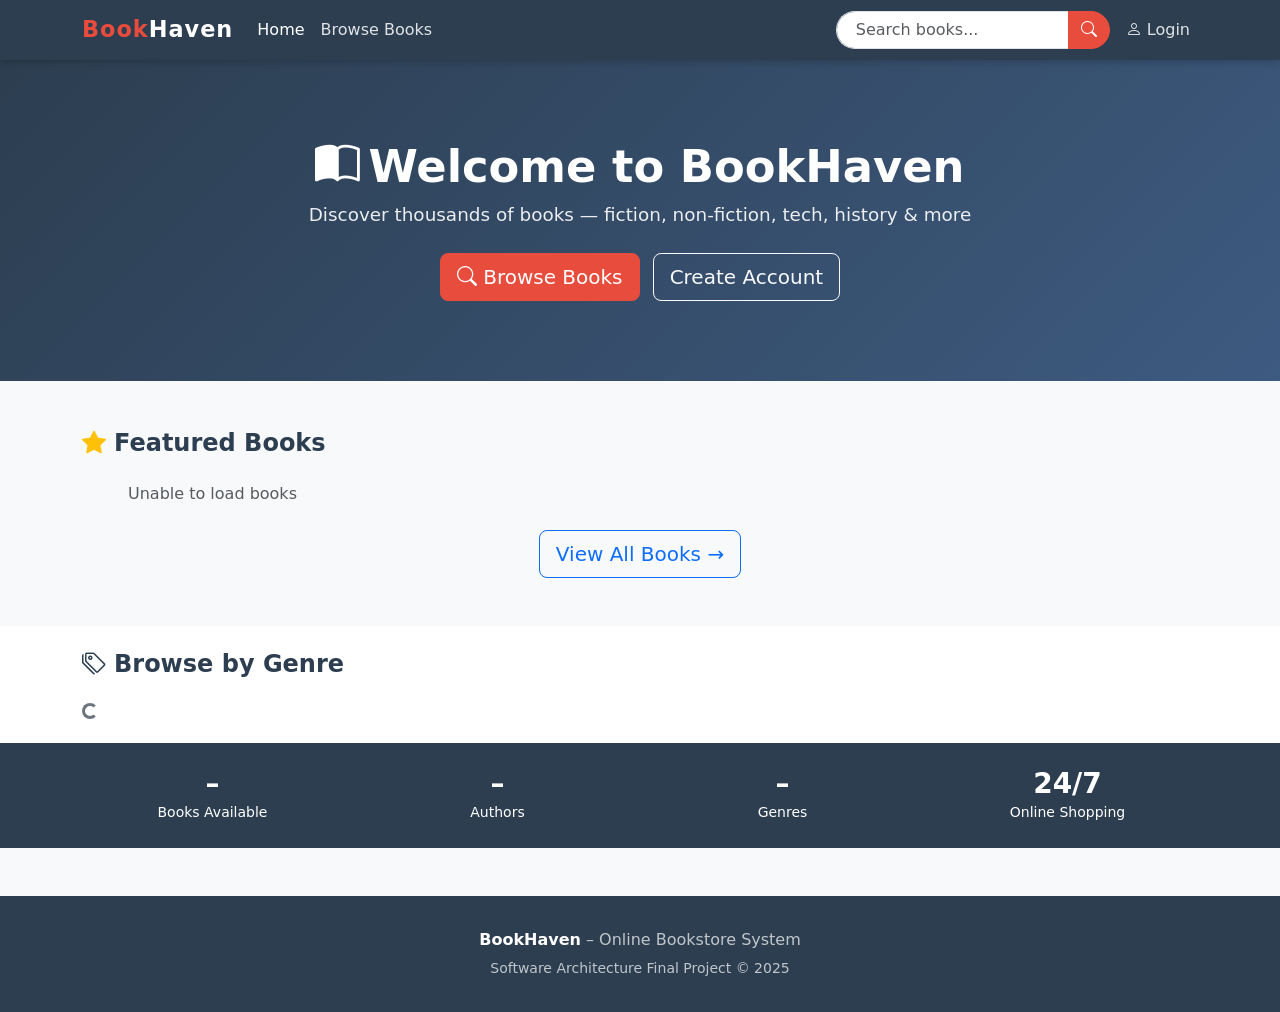
<file: frontend/index.html>
<!DOCTYPE html>
<html lang="en">
<head>
  <meta charset="UTF-8">
  <meta name="viewport" content="width=device-width, initial-scale=1.0">
  <title>BookHaven – Online Bookstore</title>
  <link href="https://cdn.jsdelivr.net/npm/bootstrap@5.3.0/dist/css/bootstrap.min.css" rel="stylesheet">
  <link href="https://cdn.jsdelivr.net/npm/bootstrap-icons@1.11.0/font/bootstrap-icons.css" rel="stylesheet">
  <link href="css/style.css" rel="stylesheet">
</head>
<body>

<!-- Navbar -->
<nav class="navbar navbar-expand-lg navbar-dark">
  <div class="container">
    <a class="navbar-brand" href="index.html"><span>Book</span>Haven</a>
    <button class="navbar-toggler" type="button" data-bs-toggle="collapse" data-bs-target="#navMenu">
      <span class="navbar-toggler-icon"></span>
    </button>
    <div class="collapse navbar-collapse" id="navMenu">
      <ul class="navbar-nav me-auto">
        <li class="nav-item"><a class="nav-link active" href="index.html">Home</a></li>
        <li class="nav-item"><a class="nav-link" href="books.html">Browse Books</a></li>
      </ul>
      <ul class="navbar-nav align-items-center">
        <!-- Search -->
        <li class="nav-item me-2">
          <form class="d-flex search-box" onsubmit="quickSearch(event)">
            <input id="nav-search" class="form-control" type="search" placeholder="Search books...">
            <button class="btn" type="submit"><i class="bi bi-search"></i></button>
          </form>
        </li>
        <!-- Guest -->
        <li class="nav-item" id="guest-links">
          <a class="nav-link" href="login.html"><i class="bi bi-person"></i> Login</a>
        </li>
        <!-- Logged-in -->
        <li class="nav-item dropdown d-none" id="user-links">
          <a class="nav-link dropdown-toggle" href="#" data-bs-toggle="dropdown">
            <i class="bi bi-person-circle"></i> <span id="user-label"></span>
          </a>
          <ul class="dropdown-menu dropdown-menu-end">
            <li data-role="customer"><a class="dropdown-item" href="cart.html"><i class="bi bi-cart"></i> Cart
              <span id="cart-count" class="badge bg-danger ms-1" style="display:none">0</span></a></li>
            <li data-role="customer"><a class="dropdown-item" href="orders.html"><i class="bi bi-box"></i> My Orders</a></li>
            <li data-role="customer,author"><a class="dropdown-item" href="profile.html"><i class="bi bi-person"></i> Profile</a></li>
            <li data-role="admin"><a class="dropdown-item" href="admin-dashboard.html"><i class="bi bi-speedometer2"></i> Admin Panel</a></li>
            <li data-role="author"><a class="dropdown-item" href="author-dashboard.html"><i class="bi bi-pencil-square"></i> Author Panel</a></li>
            <li><hr class="dropdown-divider"></li>
            <li><a class="dropdown-item text-danger" href="#" onclick="logout()"><i class="bi bi-box-arrow-right"></i> Logout</a></li>
          </ul>
        </li>
      </ul>
    </div>
  </div>
</nav>

<!-- Hero -->
<section class="hero">
  <div class="container">
    <h1><i class="bi bi-book-half me-2"></i>Welcome to BookHaven</h1>
    <p class="mb-4">Discover thousands of books — fiction, non-fiction, tech, history & more</p>
    <a href="books.html" class="btn btn-danger btn-lg me-2"><i class="bi bi-search"></i> Browse Books</a>
    <a href="register.html" class="btn btn-outline-light btn-lg" id="hero-register">Create Account</a>
  </div>
</section>

<!-- Featured Books -->
<section class="py-5">
  <div class="container">
    <h2 class="section-title"><i class="bi bi-star-fill text-warning me-2"></i>Featured Books</h2>
    <div id="featured-grid" class="row row-cols-2 row-cols-md-3 row-cols-lg-4 g-4">
      <div class="col-12 text-center py-4"><div class="spinner-border text-primary"></div></div>
    </div>
    <div class="text-center mt-4">
      <a href="books.html" class="btn btn-outline-primary btn-lg">View All Books →</a>
    </div>
  </div>
</section>

<!-- Browse by Genre -->
<section class="py-4 bg-white">
  <div class="container">
    <h2 class="section-title"><i class="bi bi-tags me-2"></i>Browse by Genre</h2>
    <div id="genre-chips" class="d-flex flex-wrap gap-2">
      <div class="spinner-border spinner-border-sm text-secondary"></div>
    </div>
  </div>
</section>

<!-- Stats strip -->
<section class="py-4" style="background:var(--primary);color:#fff">
  <div class="container">
    <div class="row text-center">
      <div class="col-md-3 mb-3 mb-md-0">
        <h3 class="fw-bold mb-0" id="stat-books">–</h3>
        <small>Books Available</small>
      </div>
      <div class="col-md-3 mb-3 mb-md-0">
        <h3 class="fw-bold mb-0" id="stat-authors">–</h3>
        <small>Authors</small>
      </div>
      <div class="col-md-3 mb-3 mb-md-0">
        <h3 class="fw-bold mb-0" id="stat-genres">–</h3>
        <small>Genres</small>
      </div>
      <div class="col-md-3">
        <h3 class="fw-bold mb-0">24/7</h3>
        <small>Online Shopping</small>
      </div>
    </div>
  </div>
</section>

<!-- Footer -->
<footer>
  <div class="container text-center">
    <p class="mb-1"><strong style="color:#fff">BookHaven</strong> – Online Bookstore System</p>
    <small>Software Architecture Final Project &copy; 2025</small>
  </div>
</footer>

<script src="https://cdn.jsdelivr.net/npm/bootstrap@5.3.0/dist/js/bootstrap.bundle.min.js"></script>
<script src="js/auth.js"></script>
<script src="js/main.js"></script>
<script>
  function quickSearch(e) {
    e.preventDefault();
    const q = document.getElementById('nav-search').value.trim();
    if (q) window.location.href = `books.html?search=${encodeURIComponent(q)}`;
  }

  async function loadFeatured() {
    try {
      const data = await apiFetch('/books?per_page=8&page=1');
      const grid = document.getElementById('featured-grid');
      grid.innerHTML = data.books.length
        ? data.books.map(buildBookCard).join('')
        : '<div class="col-12 text-center text-muted">No books available</div>';

      document.getElementById('stat-books').textContent = data.total;
    } catch (_) {
      document.getElementById('featured-grid').innerHTML = '<div class="col-12 text-center text-muted">Unable to load books</div>';
    }
  }

  async function loadGenreChips() {
    try {
      const data = await apiFetch('/genres');
      const container = document.getElementById('genre-chips');
      container.innerHTML = data.genres.map(g =>
        `<a href="books.html?genre_id=${g.id}" class="btn btn-outline-primary btn-sm">${g.genre_name}</a>`
      ).join('');
      document.getElementById('stat-genres').textContent = data.genres.length;
    } catch (_) {}
  }

  async function loadAuthorCount() {
    try {
      const data = await apiFetch('/authors');
      document.getElementById('stat-authors').textContent = data.authors.length;
    } catch (_) {}
  }

  document.addEventListener('DOMContentLoaded', () => {
    updateNavbar();
    updateCartBadge();
    loadFeatured();
    loadGenreChips();
    loadAuthorCount();

    // Hide hero register button if logged in
    if (getToken()) {
      const heroReg = document.getElementById('hero-register');
      if (heroReg) heroReg.classList.add('d-none');
    }
  });
</script>
</body>
</html>
</file>
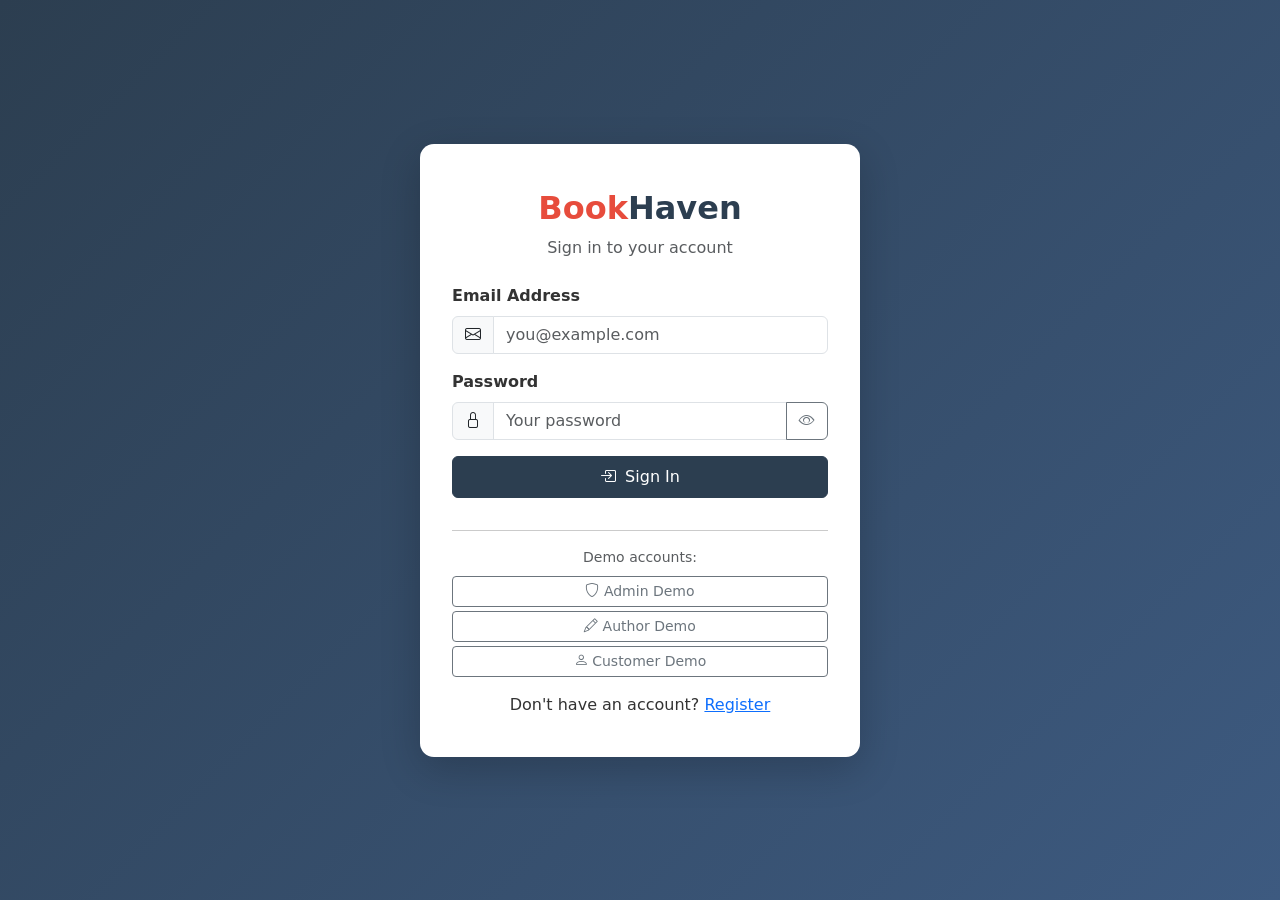
<file: frontend/admin-dashboard.html>
<!DOCTYPE html>
<html lang="en">
<head>
  <meta charset="UTF-8">
  <meta name="viewport" content="width=device-width, initial-scale=1.0">
  <title>Admin Dashboard – BookHaven</title>
  <link href="https://cdn.jsdelivr.net/npm/bootstrap@5.3.0/dist/css/bootstrap.min.css" rel="stylesheet">
  <link href="https://cdn.jsdelivr.net/npm/bootstrap-icons@1.11.0/font/bootstrap-icons.css" rel="stylesheet">
  <link href="css/style.css" rel="stylesheet">
</head>
<body>

<!-- Top Navbar -->
<nav class="navbar navbar-dark" style="background:var(--primary)">
  <div class="container-fluid">
    <span class="navbar-brand"><span>Book</span>Haven – Admin</span>
    <div class="d-flex align-items-center gap-3">
      <span class="text-white small" id="admin-name"></span>
      <a href="index.html" class="btn btn-sm btn-outline-light">
        <i class="bi bi-house"></i> Store
      </a>
      <a href="#" class="btn btn-sm btn-outline-danger" onclick="logout()">
        <i class="bi bi-box-arrow-right"></i> Logout
      </a>
    </div>
  </div>
</nav>

<div class="container-fluid">
  <div class="row">

    <!-- Sidebar -->
    <div class="col-md-2 px-0 sidebar">
      <nav class="nav flex-column pt-2">
        <a class="nav-link active" href="#" data-section="dashboard" onclick="showSection('dashboard')">
          <i class="bi bi-speedometer2 me-2"></i>Dashboard
        </a>
        <a class="nav-link" href="#" data-section="books" onclick="showSection('books')">
          <i class="bi bi-book me-2"></i>Books
        </a>
        <a class="nav-link" href="#" data-section="orders" onclick="showSection('orders')">
          <i class="bi bi-box-seam me-2"></i>Orders
        </a>
        <a class="nav-link" href="#" data-section="users" onclick="showSection('users')">
          <i class="bi bi-people me-2"></i>Users
        </a>
        <a class="nav-link" href="#" data-section="genres" onclick="showSection('genres')">
          <i class="bi bi-tags me-2"></i>Genres
        </a>
        <a class="nav-link" href="#" data-section="payments" onclick="showSection('payments')">
          <i class="bi bi-credit-card me-2"></i>Payments
        </a>
        <a class="nav-link" href="#" data-section="reports" onclick="showSection('reports')">
          <i class="bi bi-bar-chart me-2"></i>Reports
        </a>
        <a class="nav-link" href="#" data-section="addbook" onclick="showSection('addbook')">
          <i class="bi bi-plus-circle me-2"></i>Add Book
        </a>
      </nav>
    </div>

    <!-- Main content -->
    <div class="col-md-10 p-4">

      <!-- ── Dashboard ── -->
      <div id="section-dashboard" class="admin-section">
        <h4 class="fw-bold mb-4">Dashboard Overview</h4>
        <div class="row g-3 mb-4">
          <div class="col-6 col-md-4 col-lg-2">
            <div class="stat-card primary">
              <div class="stat-number" id="stat-users">–</div>
              <div class="stat-label">Total Users</div>
            </div>
          </div>
          <div class="col-6 col-md-4 col-lg-2">
            <div class="stat-card info">
              <div class="stat-number" id="stat-books">–</div>
              <div class="stat-label">Books</div>
            </div>
          </div>
          <div class="col-6 col-md-4 col-lg-2">
            <div class="stat-card warning">
              <div class="stat-number" id="stat-orders">–</div>
              <div class="stat-label">Orders</div>
            </div>
          </div>
          <div class="col-6 col-md-4 col-lg-2">
            <div class="stat-card success">
              <div class="stat-number" id="stat-revenue">–</div>
              <div class="stat-label">Revenue</div>
            </div>
          </div>
          <div class="col-6 col-md-4 col-lg-2">
            <div class="stat-card warning">
              <div class="stat-number" id="stat-pending">–</div>
              <div class="stat-label">Pending</div>
            </div>
          </div>
          <div class="col-6 col-md-4 col-lg-2">
            <div class="stat-card success">
              <div class="stat-number" id="stat-completed">–</div>
              <div class="stat-label">Completed</div>
            </div>
          </div>
        </div>

        <div class="row g-4">
          <div class="col-lg-7">
            <div class="card border-0 shadow-sm">
              <div class="card-header bg-white fw-bold">Recent Orders</div>
              <div class="table-responsive">
                <table class="table table-hover mb-0">
                  <thead class="table-light">
                    <tr><th>#</th><th>Customer</th><th>Amount</th><th>Status</th><th>Date</th></tr>
                  </thead>
                  <tbody id="recent-orders-body">
                    <tr><td colspan="5" class="text-center text-muted">Loading…</td></tr>
                  </tbody>
                </table>
              </div>
            </div>
          </div>
          <div class="col-lg-5">
            <div class="card border-0 shadow-sm">
              <div class="card-header bg-white fw-bold text-danger">Low Stock Books</div>
              <div class="table-responsive">
                <table class="table table-hover mb-0">
                  <thead class="table-light">
                    <tr><th>Title</th><th>Author</th><th>Stock</th><th></th></tr>
                  </thead>
                  <tbody id="low-stock-body">
                    <tr><td colspan="4" class="text-center text-muted">Loading…</td></tr>
                  </tbody>
                </table>
              </div>
            </div>
          </div>
        </div>
      </div>

      <!-- ── Books ── -->
      <div id="section-books" class="admin-section d-none">
        <h4 class="fw-bold mb-4">Manage Books</h4>
        <div class="card border-0 shadow-sm">
          <div class="table-responsive">
            <table class="table table-hover align-middle mb-0">
              <thead class="table-light">
                <tr><th>#</th><th>Title</th><th>Author</th><th>Genre</th><th>Price</th><th>Stock</th><th>Rating</th><th>Actions</th></tr>
              </thead>
              <tbody id="admin-books-body">
                <tr><td colspan="8" class="text-center text-muted py-3">Loading…</td></tr>
              </tbody>
            </table>
          </div>
        </div>
      </div>

      <!-- ── Orders ── -->
      <div id="section-orders" class="admin-section d-none">
        <h4 class="fw-bold mb-4">Manage Orders</h4>
        <div class="card border-0 shadow-sm">
          <div class="table-responsive">
            <table class="table table-hover align-middle mb-0">
              <thead class="table-light">
                <tr><th>Order</th><th>Customer</th><th>Items</th><th>Total</th><th>Status</th><th>Date</th><th>Update</th></tr>
              </thead>
              <tbody id="admin-orders-body">
                <tr><td colspan="7" class="text-center text-muted py-3">Loading…</td></tr>
              </tbody>
            </table>
          </div>
        </div>
      </div>

      <!-- ── Users ── -->
      <div id="section-users" class="admin-section d-none">
        <h4 class="fw-bold mb-4">Manage Users</h4>
        <div class="card border-0 shadow-sm">
          <div class="table-responsive">
            <table class="table table-hover align-middle mb-0">
              <thead class="table-light">
                <tr><th>#</th><th>Name</th><th>Email</th><th>Role</th><th>Joined</th><th>Actions</th></tr>
              </thead>
              <tbody id="admin-users-body">
                <tr><td colspan="6" class="text-center text-muted py-3">Loading…</td></tr>
              </tbody>
            </table>
          </div>
        </div>
      </div>

      <!-- ── Genres ── -->
      <div id="section-genres" class="admin-section d-none">
        <h4 class="fw-bold mb-4">Manage Genres</h4>
        <div class="row g-4">
          <div class="col-md-5">
            <div class="card border-0 shadow-sm p-3">
              <h6 class="fw-bold mb-3">Add New Genre</h6>
              <div class="input-group">
                <input type="text" id="new-genre-name" class="form-control" placeholder="Genre name">
                <button class="btn btn-primary" onclick="addGenre()"><i class="bi bi-plus"></i> Add</button>
              </div>
            </div>
          </div>
          <div class="col-md-7">
            <div class="card border-0 shadow-sm">
              <div class="card-header bg-white fw-bold">All Genres</div>
              <ul class="list-group list-group-flush" id="genres-list">
                <li class="list-group-item text-muted text-center">Loading…</li>
              </ul>
            </div>
          </div>
        </div>
      </div>

      <!-- ── Payments ── -->
      <div id="section-payments" class="admin-section d-none">
        <h4 class="fw-bold mb-4">Payment Records</h4>
        <div class="card border-0 shadow-sm">
          <div class="table-responsive">
            <table class="table table-hover align-middle mb-0">
              <thead class="table-light">
                <tr><th>#</th><th>Order</th><th>Method</th><th>Status</th><th>Amount</th><th>Date</th></tr>
              </thead>
              <tbody id="admin-payments-body">
                <tr><td colspan="6" class="text-center text-muted py-3">Loading…</td></tr>
              </tbody>
            </table>
          </div>
        </div>
      </div>

      <!-- ── Reports ── -->
      <div id="section-reports" class="admin-section d-none">
        <h4 class="fw-bold mb-4">Reports & Analytics</h4>
        <div class="row g-4">
          <div class="col-md-6">
            <div class="card border-0 shadow-sm">
              <div class="card-header bg-white fw-bold">Sales by Genre</div>
              <div class="table-responsive">
                <table class="table table-hover mb-0">
                  <thead class="table-light">
                    <tr><th>Genre</th><th>Units Sold</th><th>Revenue</th></tr>
                  </thead>
                  <tbody id="genre-sales-body">
                    <tr><td colspan="3" class="text-center text-muted">Loading…</td></tr>
                  </tbody>
                </table>
              </div>
            </div>
          </div>
          <div class="col-md-6">
            <div class="card border-0 shadow-sm">
              <div class="card-header bg-white fw-bold">Top Selling Books</div>
              <div class="table-responsive">
                <table class="table table-hover mb-0">
                  <thead class="table-light">
                    <tr><th>Rank</th><th>Title</th><th>Units</th></tr>
                  </thead>
                  <tbody id="top-books-body">
                    <tr><td colspan="3" class="text-center text-muted">Loading…</td></tr>
                  </tbody>
                </table>
              </div>
            </div>
          </div>
        </div>
      </div>

      <!-- ── Add Book ── -->
      <div id="section-addbook" class="admin-section d-none">
        <h4 class="fw-bold mb-4">Add New Book</h4>
        <div class="card border-0 shadow-sm p-4" style="max-width:700px">
          <form id="add-book-form" onsubmit="adminAddBook(event)">
            <div class="row g-3">
              <div class="col-12">
                <label class="form-label fw-semibold">Title <span class="text-danger">*</span></label>
                <input type="text" name="title" class="form-control" required>
              </div>
              <div class="col-12">
                <label class="form-label fw-semibold">Description</label>
                <textarea name="description" class="form-control" rows="3"></textarea>
              </div>
              <div class="col-md-6">
                <label class="form-label fw-semibold">ISBN</label>
                <input type="text" name="isbn" class="form-control" placeholder="978-…">
              </div>
              <div class="col-md-6">
                <label class="form-label fw-semibold">Price <span class="text-danger">*</span></label>
                <div class="input-group">
                  <span class="input-group-text">$</span>
                  <input type="number" name="price" class="form-control" step="0.01" min="0" required>
                </div>
              </div>
              <div class="col-md-6">
                <label class="form-label fw-semibold">Stock Quantity</label>
                <input type="number" name="stock_quantity" class="form-control" value="0" min="0">
              </div>
              <div class="col-md-6">
                <label class="form-label fw-semibold">Genre</label>
                <select name="genre_id" id="book-genre-select" class="form-select">
                  <option value="">Select Genre</option>
                </select>
              </div>
              <div class="col-md-6">
                <label class="form-label fw-semibold">Author</label>
                <select name="author_id" id="book-author-select" class="form-select">
                  <option value="">Select Author</option>
                </select>
              </div>
              <div class="col-md-6">
                <label class="form-label fw-semibold">Image URL</label>
                <input type="url" name="image_url" class="form-control" placeholder="https://…">
              </div>
              <div class="col-12">
                <button type="submit" class="btn btn-primary me-2">
                  <i class="bi bi-plus-circle me-1"></i>Add Book
                </button>
                <button type="reset" class="btn btn-outline-secondary">Reset</button>
              </div>
            </div>
          </form>
        </div>
      </div>

    </div><!-- /col -->
  </div><!-- /row -->
</div>

<script src="https://cdn.jsdelivr.net/npm/bootstrap@5.3.0/dist/js/bootstrap.bundle.min.js"></script>
<script src="js/auth.js"></script>
<script src="js/main.js"></script>
<script src="js/admin.js"></script>
<script>
  document.addEventListener('DOMContentLoaded', () => {
    if (!requireAuth()) return;
    if (!requireRole('admin', 'index.html')) return;

    const user = getUser();
    document.getElementById('admin-name').textContent = user?.full_name || '';

    showSection('dashboard');
    populateAddBookForm();
  });
</script>
</body>
</html>
</file>
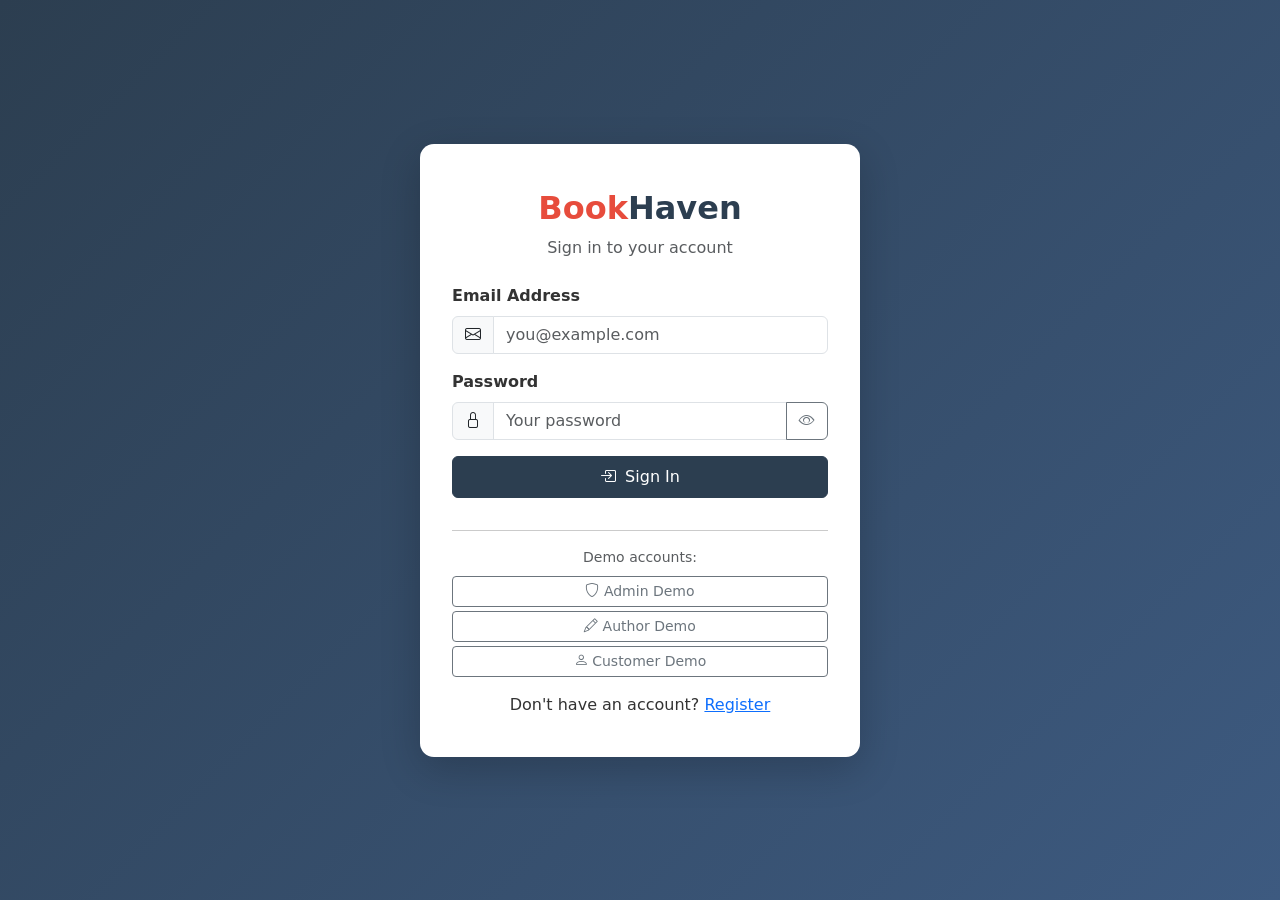
<file: frontend/author-dashboard.html>
<!DOCTYPE html>
<html lang="en">
<head>
  <meta charset="UTF-8">
  <meta name="viewport" content="width=device-width, initial-scale=1.0">
  <title>Author Dashboard – BookHaven</title>
  <link href="https://cdn.jsdelivr.net/npm/bootstrap@5.3.0/dist/css/bootstrap.min.css" rel="stylesheet">
  <link href="https://cdn.jsdelivr.net/npm/bootstrap-icons@1.11.0/font/bootstrap-icons.css" rel="stylesheet">
  <link href="css/style.css" rel="stylesheet">
</head>
<body>

<!-- Top Navbar -->
<nav class="navbar navbar-dark" style="background:var(--primary)">
  <div class="container-fluid">
    <span class="navbar-brand"><span>Book</span>Haven – Author</span>
    <div class="d-flex align-items-center gap-3">
      <span class="text-white small" id="author-name"></span>
      <a href="index.html" class="btn btn-sm btn-outline-light"><i class="bi bi-house"></i> Store</a>
      <a href="#" class="btn btn-sm btn-outline-danger" onclick="logout()">
        <i class="bi bi-box-arrow-right"></i> Logout
      </a>
    </div>
  </div>
</nav>

<div class="container-fluid">
  <div class="row">

    <!-- Sidebar -->
    <div class="col-md-2 px-0 sidebar">
      <nav class="nav flex-column pt-2">
        <a class="nav-link active" href="#" data-section="overview" onclick="showAuthorSection('overview')">
          <i class="bi bi-speedometer2 me-2"></i>Overview
        </a>
        <a class="nav-link" href="#" data-section="books" onclick="showAuthorSection('books')">
          <i class="bi bi-book me-2"></i>My Books
        </a>
        <a class="nav-link" href="#" data-section="addbook" onclick="showAuthorSection('addbook')">
          <i class="bi bi-plus-circle me-2"></i>Add Book
        </a>
        <a class="nav-link" href="#" data-section="stats" onclick="showAuthorSection('stats')">
          <i class="bi bi-bar-chart me-2"></i>Sales Stats
        </a>
        <a class="nav-link" href="#" data-section="profile" onclick="showAuthorSection('profile')">
          <i class="bi bi-person-gear me-2"></i>Profile
        </a>
      </nav>
    </div>

    <!-- Main -->
    <div class="col-md-10 p-4">

      <!-- ── Overview ── -->
      <div id="section-overview" class="author-section">
        <h4 class="fw-bold mb-4">Author Overview</h4>
        <div class="row g-3 mb-4">
          <div class="col-md-4">
            <div class="stat-card primary">
              <div class="stat-number" id="auth-total-books">–</div>
              <div class="stat-label">My Books</div>
            </div>
          </div>
          <div class="col-md-4">
            <div class="stat-card success">
              <div class="stat-number" id="auth-units-sold">–</div>
              <div class="stat-label">Units Sold</div>
            </div>
          </div>
          <div class="col-md-4">
            <div class="stat-card warning">
              <div class="stat-number" id="auth-total-revenue">–</div>
              <div class="stat-label">Revenue Earned</div>
            </div>
          </div>
        </div>

        <div class="card border-0 shadow-sm">
          <div class="card-header bg-white fw-bold">Top Performing Books</div>
          <div class="table-responsive">
            <table class="table table-hover mb-0">
              <thead class="table-light">
                <tr><th>Title</th><th>Genre</th><th>Price</th><th>Units Sold</th><th>Revenue</th></tr>
              </thead>
              <tbody id="author-top-books-body">
                <tr><td colspan="5" class="text-center text-muted">Loading…</td></tr>
              </tbody>
            </table>
          </div>
        </div>
      </div>

      <!-- ── My Books ── -->
      <div id="section-books" class="author-section d-none">
        <h4 class="fw-bold mb-4">My Books</h4>
        <div class="card border-0 shadow-sm">
          <div class="table-responsive">
            <table class="table table-hover align-middle mb-0">
              <thead class="table-light">
                <tr><th>#</th><th>Title</th><th>Genre</th><th>Price</th><th>Stock</th><th>Rating</th><th>Actions</th></tr>
              </thead>
              <tbody id="author-books-body">
                <tr><td colspan="7" class="text-center text-muted py-3">Loading…</td></tr>
              </tbody>
            </table>
          </div>
        </div>
      </div>

      <!-- ── Add Book ── -->
      <div id="section-addbook" class="author-section d-none">
        <h4 class="fw-bold mb-4">Add New Book</h4>
        <div class="card border-0 shadow-sm p-4" style="max-width:680px">
          <form id="add-book-form">
            <div class="row g-3">
              <div class="col-12">
                <label class="form-label fw-semibold">Title <span class="text-danger">*</span></label>
                <input type="text" name="title" class="form-control" required>
              </div>
              <div class="col-12">
                <label class="form-label fw-semibold">Description</label>
                <textarea name="description" class="form-control" rows="3"></textarea>
              </div>
              <div class="col-md-6">
                <label class="form-label fw-semibold">ISBN</label>
                <input type="text" name="isbn" class="form-control" placeholder="978-…">
              </div>
              <div class="col-md-6">
                <label class="form-label fw-semibold">Price <span class="text-danger">*</span></label>
                <div class="input-group">
                  <span class="input-group-text">$</span>
                  <input type="number" name="price" class="form-control" step="0.01" min="0" required>
                </div>
              </div>
              <div class="col-md-6">
                <label class="form-label fw-semibold">Stock Quantity</label>
                <input type="number" name="stock_quantity" class="form-control" value="0" min="0">
              </div>
              <div class="col-md-6">
                <label class="form-label fw-semibold">Genre</label>
                <select name="genre_id" id="author-book-genre" class="form-select">
                  <option value="">Select Genre (optional)</option>
                </select>
              </div>
              <div class="col-12">
                <label class="form-label fw-semibold">Cover Image URL</label>
                <input type="url" name="image_url" class="form-control" placeholder="https://…">
              </div>
              <div class="col-12">
                <button type="submit" class="btn btn-primary me-2">
                  <i class="bi bi-plus-circle me-1"></i>Publish Book
                </button>
                <button type="reset" class="btn btn-outline-secondary">Reset</button>
              </div>
            </div>
          </form>
        </div>
      </div>

      <!-- ── Sales Stats ── -->
      <div id="section-stats" class="author-section d-none">
        <h4 class="fw-bold mb-2">Sales Statistics</h4>
        <p class="text-muted mb-4">
          Total Revenue: <strong id="stats-total-revenue">–</strong>
        </p>
        <div class="card border-0 shadow-sm">
          <div class="table-responsive">
            <table class="table table-hover mb-0">
              <thead class="table-light">
                <tr><th>Title</th><th>Price</th><th>Units Sold</th><th>Revenue</th><th>Rating</th></tr>
              </thead>
              <tbody id="author-stats-body">
                <tr><td colspan="5" class="text-center text-muted">Loading…</td></tr>
              </tbody>
            </table>
          </div>
        </div>
      </div>

      <!-- ── Profile ── -->
      <div id="section-profile" class="author-section d-none">
        <h4 class="fw-bold mb-4">My Profile</h4>
        <div class="card border-0 shadow-sm p-4" style="max-width:500px">
          <form onsubmit="saveAuthorProfile(event)">
            <div class="mb-3">
              <label class="form-label fw-semibold">Full Name</label>
              <input type="text" id="profile-full-name" class="form-control">
            </div>
            <div class="mb-3">
              <label class="form-label fw-semibold">Email</label>
              <input type="email" id="profile-email" class="form-control" disabled>
              <div class="form-text">Email cannot be changed</div>
            </div>
            <div class="mb-3">
              <label class="form-label fw-semibold">Biography</label>
              <textarea id="profile-bio" class="form-control" rows="4"
                        placeholder="Tell readers about yourself…"></textarea>
            </div>
            <button type="submit" class="btn btn-primary">
              <i class="bi bi-save me-1"></i>Save Profile
            </button>
          </form>
        </div>
      </div>

    </div>
  </div>
</div>

<!-- Edit Book Modal -->
<div class="modal fade" id="editBookModal" tabindex="-1">
  <div class="modal-dialog modal-lg">
    <div class="modal-content">
      <div class="modal-header">
        <h5 class="modal-title fw-bold">Edit Book</h5>
        <button type="button" class="btn-close" data-bs-dismiss="modal"></button>
      </div>
      <form onsubmit="saveEditBook(event)">
        <div class="modal-body">
          <input type="hidden" id="edit-book-id">
          <div class="row g-3">
            <div class="col-12">
              <label class="form-label fw-semibold">Title</label>
              <input type="text" id="edit-book-title" class="form-control" required>
            </div>
            <div class="col-12">
              <label class="form-label fw-semibold">Description</label>
              <textarea id="edit-book-description" class="form-control" rows="3"></textarea>
            </div>
            <div class="col-md-6">
              <label class="form-label fw-semibold">ISBN</label>
              <input type="text" id="edit-book-isbn" class="form-control">
            </div>
            <div class="col-md-6">
              <label class="form-label fw-semibold">Price</label>
              <div class="input-group">
                <span class="input-group-text">$</span>
                <input type="number" id="edit-book-price" class="form-control" step="0.01" min="0">
              </div>
            </div>
            <div class="col-md-6">
              <label class="form-label fw-semibold">Stock</label>
              <input type="number" id="edit-book-stock" class="form-control" min="0">
            </div>
            <div class="col-md-6">
              <label class="form-label fw-semibold">Genre</label>
              <select id="edit-book-genre" class="form-select"></select>
            </div>
            <div class="col-12">
              <label class="form-label fw-semibold">Image URL</label>
              <input type="url" id="edit-book-image" class="form-control">
            </div>
          </div>
        </div>
        <div class="modal-footer">
          <button type="button" class="btn btn-secondary" data-bs-dismiss="modal">Cancel</button>
          <button type="submit" class="btn btn-primary"><i class="bi bi-save me-1"></i>Save Changes</button>
        </div>
      </form>
    </div>
  </div>
</div>

<script src="https://cdn.jsdelivr.net/npm/bootstrap@5.3.0/dist/js/bootstrap.bundle.min.js"></script>
<script src="js/auth.js"></script>
<script src="js/main.js"></script>
<script src="js/author.js"></script>
<script>
  document.addEventListener('DOMContentLoaded', () => {
    if (!requireAuth()) return;
    if (!requireRole('author', 'index.html')) return;

    const user = getUser();
    document.getElementById('author-name').textContent = user?.full_name || '';

    showAuthorSection('overview');
  });
</script>
</body>
</html>
</file>
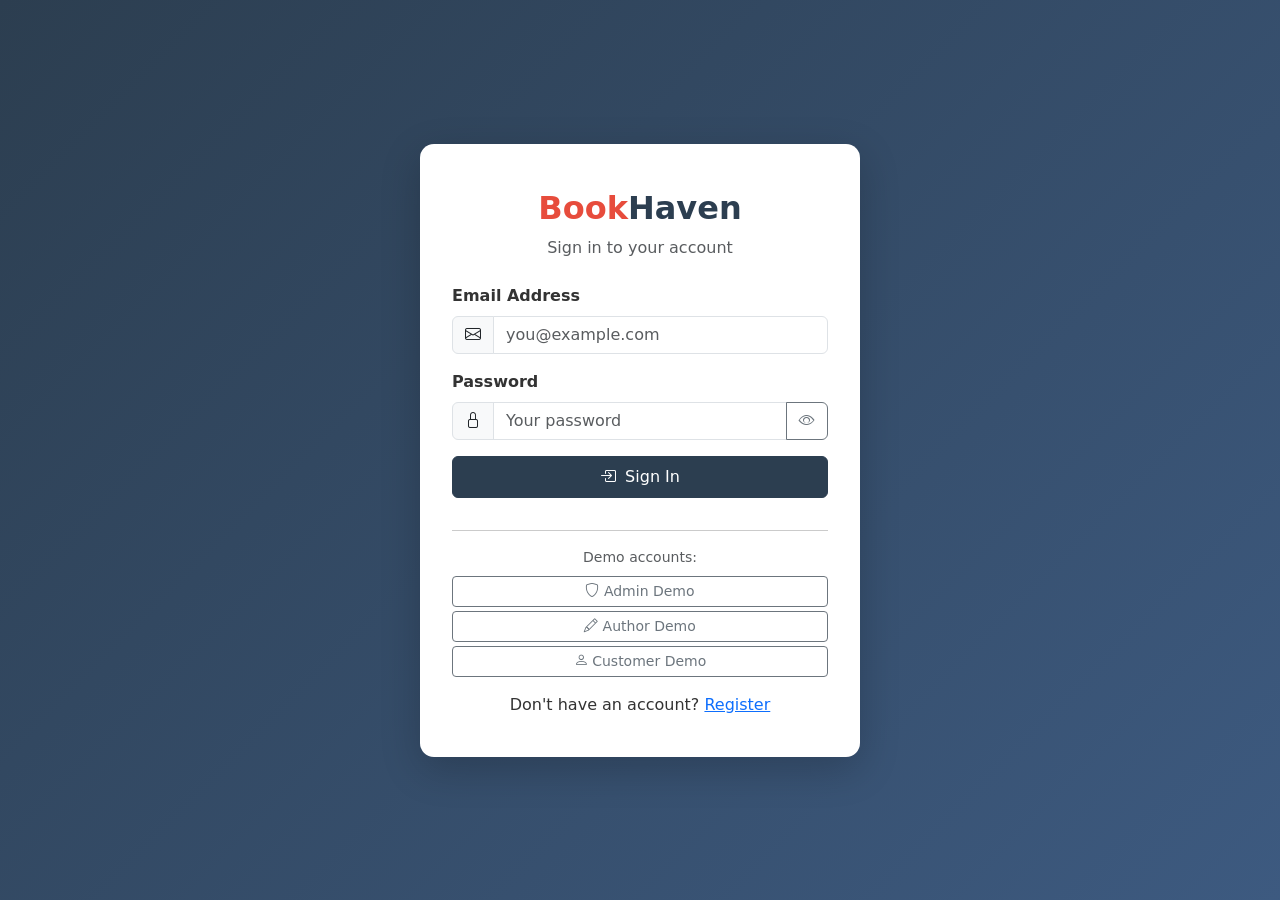
<file: frontend/login.html>
<!DOCTYPE html>
<html lang="en">
<head>
  <meta charset="UTF-8">
  <meta name="viewport" content="width=device-width, initial-scale=1.0">
  <title>Login – BookHaven</title>
  <link href="https://cdn.jsdelivr.net/npm/bootstrap@5.3.0/dist/css/bootstrap.min.css" rel="stylesheet">
  <link href="https://cdn.jsdelivr.net/npm/bootstrap-icons@1.11.0/font/bootstrap-icons.css" rel="stylesheet">
  <link href="css/style.css" rel="stylesheet">
</head>
<body>
<div class="auth-wrapper">
  <div class="auth-card">
    <div class="text-center mb-4">
      <div class="logo"><span>Book</span>Haven</div>
      <p class="text-muted mt-1">Sign in to your account</p>
    </div>

    <div id="login-error" class="alert alert-danger d-none py-2"></div>

    <form id="login-form">
      <div class="mb-3">
        <label class="form-label fw-semibold">Email Address</label>
        <div class="input-group">
          <span class="input-group-text"><i class="bi bi-envelope"></i></span>
          <input type="email" id="email" class="form-control" placeholder="you@example.com" required>
        </div>
      </div>
      <div class="mb-3">
        <label class="form-label fw-semibold">Password</label>
        <div class="input-group">
          <span class="input-group-text"><i class="bi bi-lock"></i></span>
          <input type="password" id="password" class="form-control" placeholder="Your password" required>
          <button type="button" class="btn btn-outline-secondary"
                  onclick="togglePw(this, 'password')"><i class="bi bi-eye"></i></button>
        </div>
      </div>
      <button type="submit" class="btn btn-primary w-100 py-2 mb-3">
        <i class="bi bi-box-arrow-in-right me-1"></i> Sign In
      </button>
    </form>

    <hr>
    <div class="text-center small text-muted mb-2">Demo accounts:</div>
    <div class="d-flex flex-column gap-1">
      <button class="btn btn-sm btn-outline-secondary" onclick="fillDemo('admin@bookstore.com','Admin@123')">
        <i class="bi bi-shield"></i> Admin Demo
      </button>
      <button class="btn btn-sm btn-outline-secondary" onclick="fillDemo('sarah@example.com','Author@123')">
        <i class="bi bi-pencil"></i> Author Demo
      </button>
      <button class="btn btn-sm btn-outline-secondary" onclick="fillDemo('john@example.com','Customer@123')">
        <i class="bi bi-person"></i> Customer Demo
      </button>
    </div>

    <p class="text-center mt-3 mb-0">
      Don't have an account? <a href="register.html">Register</a>
    </p>
  </div>
</div>

<script src="https://cdn.jsdelivr.net/npm/bootstrap@5.3.0/dist/js/bootstrap.bundle.min.js"></script>
<script src="js/auth.js"></script>
<script>
  // Redirect already-logged-in users straight to their dashboard
  if (getToken()) {
    const u = getUser();
    if (u?.role === 'admin')       window.location.href = 'admin-dashboard.html';
    else if (u?.role === 'author') window.location.href = 'author-dashboard.html';
    else                           window.location.href = 'orders.html';
  }

  document.addEventListener('DOMContentLoaded', () => {
    setupLoginForm();
  });

  function fillDemo(email, pw) {
    document.getElementById('email').value = email;
    document.getElementById('password').value = pw;
  }

  function togglePw(btn, inputId) {
    const input = document.getElementById(inputId);
    const icon  = btn.querySelector('i');
    if (input.type === 'password') {
      input.type = 'text';
      icon.className = 'bi bi-eye-slash';
    } else {
      input.type = 'password';
      icon.className = 'bi bi-eye';
    }
  }
</script>
</body>
</html>
</file>
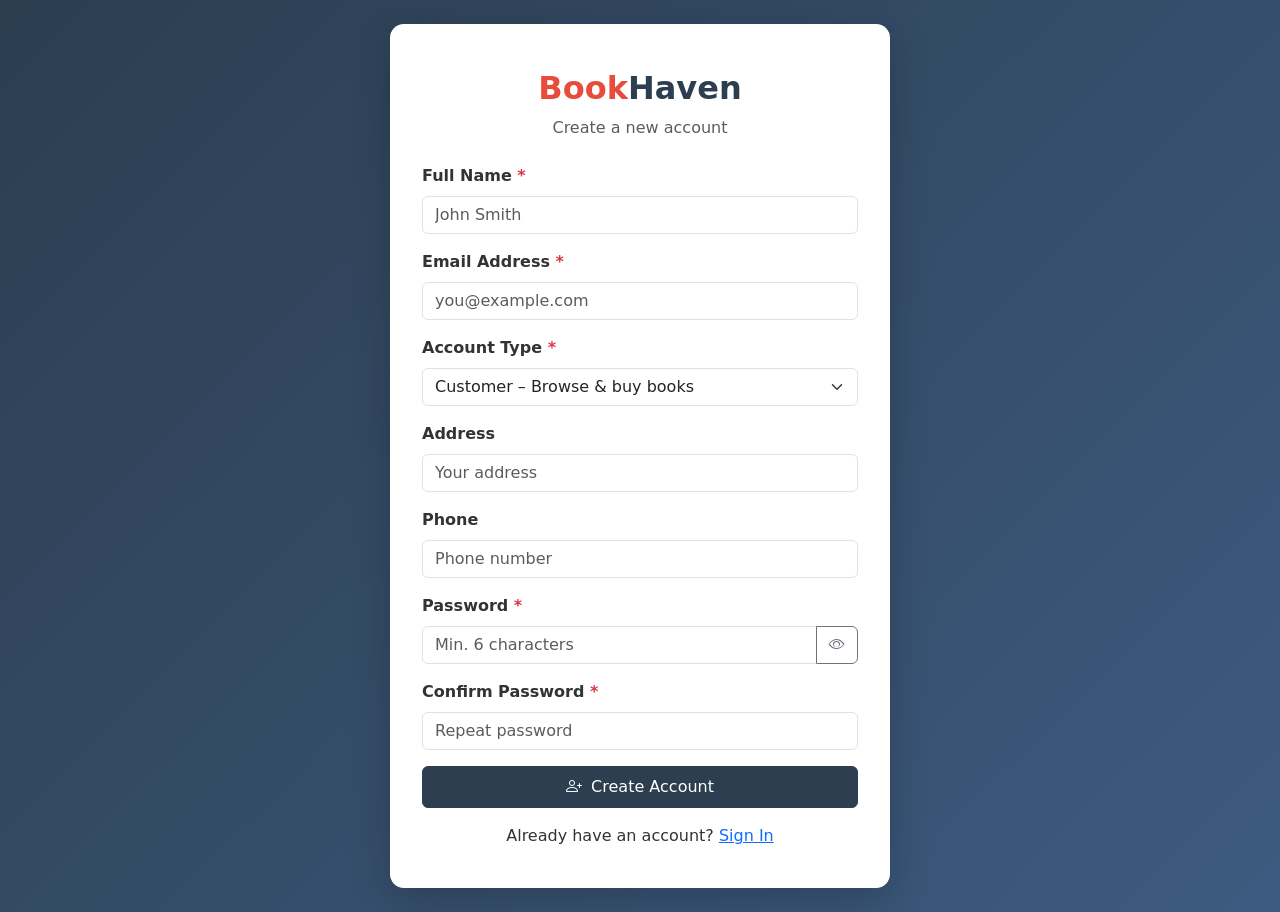
<file: frontend/register.html>
<!DOCTYPE html>
<html lang="en">
<head>
  <meta charset="UTF-8">
  <meta name="viewport" content="width=device-width, initial-scale=1.0">
  <title>Register – BookHaven</title>
  <link href="https://cdn.jsdelivr.net/npm/bootstrap@5.3.0/dist/css/bootstrap.min.css" rel="stylesheet">
  <link href="https://cdn.jsdelivr.net/npm/bootstrap-icons@1.11.0/font/bootstrap-icons.css" rel="stylesheet">
  <link href="css/style.css" rel="stylesheet">
</head>
<body>
<div class="auth-wrapper py-4">
  <div class="auth-card" style="max-width:500px">
    <div class="text-center mb-4">
      <div class="logo"><span>Book</span>Haven</div>
      <p class="text-muted mt-1">Create a new account</p>
    </div>

    <div id="register-error" class="alert alert-danger d-none py-2"></div>

    <form id="register-form">
      <div class="mb-3">
        <label class="form-label fw-semibold">Full Name <span class="text-danger">*</span></label>
        <input type="text" id="full_name" class="form-control" placeholder="John Smith" required>
      </div>

      <div class="mb-3">
        <label class="form-label fw-semibold">Email Address <span class="text-danger">*</span></label>
        <input type="email" id="email" class="form-control" placeholder="you@example.com" required>
      </div>

      <div class="mb-3">
        <label class="form-label fw-semibold">Account Type <span class="text-danger">*</span></label>
        <select id="role" class="form-select" required>
          <option value="customer">Customer – Browse & buy books</option>
          <option value="author">Author – Publish & manage books</option>
        </select>
      </div>

      <!-- Dynamic extra fields based on role -->
      <div id="extra-fields">
        <!-- customer fields shown by default -->
        <div class="mb-3">
          <label class="form-label fw-semibold">Address</label>
          <input type="text" id="address" class="form-control" placeholder="Your address">
        </div>
        <div class="mb-3">
          <label class="form-label fw-semibold">Phone</label>
          <input type="text" id="phone" class="form-control" placeholder="Phone number">
        </div>
      </div>

      <div class="mb-3">
        <label class="form-label fw-semibold">Password <span class="text-danger">*</span></label>
        <div class="input-group">
          <input type="password" id="password" class="form-control" placeholder="Min. 6 characters" required minlength="6">
          <button type="button" class="btn btn-outline-secondary" onclick="togglePw('password')">
            <i class="bi bi-eye"></i>
          </button>
        </div>
      </div>

      <div class="mb-3">
        <label class="form-label fw-semibold">Confirm Password <span class="text-danger">*</span></label>
        <input type="password" id="confirm_password" class="form-control" placeholder="Repeat password" required>
      </div>

      <button type="submit" class="btn btn-primary w-100 py-2">
        <i class="bi bi-person-plus me-1"></i> Create Account
      </button>
    </form>

    <p class="text-center mt-3 mb-0">
      Already have an account? <a href="login.html">Sign In</a>
    </p>
  </div>
</div>

<script src="https://cdn.jsdelivr.net/npm/bootstrap@5.3.0/dist/js/bootstrap.bundle.min.js"></script>
<script src="js/auth.js"></script>
<script>
  if (getToken()) window.location.href = 'index.html';

  document.addEventListener('DOMContentLoaded', () => {
    const roleSelect  = document.getElementById('role');
    const extraFields = document.getElementById('extra-fields');

    roleSelect.addEventListener('change', () => {
      extraFields.innerHTML = buildExtraFields(roleSelect.value);
    });

    document.getElementById('register-form').addEventListener('submit', async (e) => {
      e.preventDefault();
      const errEl = document.getElementById('register-error');
      errEl.classList.add('d-none');

      const pw  = document.getElementById('password').value;
      const cpw = document.getElementById('confirm_password').value;
      if (pw !== cpw) {
        errEl.textContent = 'Passwords do not match.';
        errEl.classList.remove('d-none');
        return;
      }

      const payload = {
        full_name: document.getElementById('full_name').value.trim(),
        email:     document.getElementById('email').value.trim(),
        password:  pw,
        role:      roleSelect.value,
      };

      if (payload.role === 'customer') {
        payload.address = document.getElementById('address')?.value || '';
        payload.phone   = document.getElementById('phone')?.value   || '';
      } else if (payload.role === 'author') {
        payload.biography = document.getElementById('biography')?.value || '';
      }

      try {
        const data = await apiFetch('/auth/register', { method: 'POST', body: JSON.stringify(payload) });
        setSession(data.token, data.user);
        if (data.user.role === 'author') window.location.href = 'author-dashboard.html';
        else window.location.href = 'index.html';
      } catch (err) {
        errEl.textContent = err.message || 'Registration failed';
        errEl.classList.remove('d-none');
      }
    });
  });

  function togglePw(inputId) {
    const inp = document.getElementById(inputId);
    inp.type = inp.type === 'password' ? 'text' : 'password';
  }
</script>
</body>
</html>
</file>
<file: frontend/css/style.css>
/* ============================================================
   Online Bookstore – Global Styles
   ============================================================ */

:root {
  --primary:     #2c3e50;
  --accent:      #e74c3c;
  --accent-hover:#c0392b;
  --light-bg:    #f8f9fa;
  --card-shadow: 0 2px 12px rgba(0,0,0,.08);
  --radius:      10px;
}

body {
  font-family: 'Segoe UI', system-ui, sans-serif;
  background: var(--light-bg);
  color: #333;
}

/* ── Navbar ──────────────────────────────────────────────── */
.navbar {
  background: var(--primary) !important;
  box-shadow: 0 2px 8px rgba(0,0,0,.2);
}
.navbar-brand {
  font-size: 1.4rem;
  font-weight: 700;
  color: #fff !important;
  letter-spacing: 1px;
}
.navbar-brand span { color: #e74c3c; }
.nav-link { color: rgba(255,255,255,.85) !important; font-weight: 500; }
.nav-link:hover, .nav-link.active { color: #fff !important; }
.navbar .badge { font-size: .7rem; vertical-align: super; }

/* ── Hero / Banner ───────────────────────────────────────── */
.hero {
  background: linear-gradient(135deg, var(--primary) 0%, #3d5a80 100%);
  color: #fff;
  padding: 80px 0;
  text-align: center;
}
.hero h1 { font-size: 2.8rem; font-weight: 700; }
.hero p { font-size: 1.15rem; opacity: .9; }

/* ── Cards ───────────────────────────────────────────────── */
.book-card {
  border: none;
  border-radius: var(--radius);
  box-shadow: var(--card-shadow);
  transition: transform .2s, box-shadow .2s;
  height: 100%;
}
.book-card:hover {
  transform: translateY(-4px);
  box-shadow: 0 8px 24px rgba(0,0,0,.14);
}
.book-card img {
  border-radius: var(--radius) var(--radius) 0 0;
  height: 220px;
  object-fit: cover;
  width: 100%;
}
.book-card .card-body { padding: 1rem; }
.book-card .card-title {
  font-size: .95rem;
  font-weight: 600;
  line-height: 1.3;
  display: -webkit-box;
  -webkit-line-clamp: 2;
  -webkit-box-orient: vertical;
  overflow: hidden;
}
.book-card .author-name { font-size: .82rem; color: #666; }
.book-card .price { font-size: 1.1rem; font-weight: 700; color: var(--accent); }

/* ── Rating stars ────────────────────────────────────────── */
.stars { color: #f0a500; font-size: .85rem; }

/* ── Buttons ─────────────────────────────────────────────── */
.btn-primary { background: var(--primary); border-color: var(--primary); }
.btn-primary:hover { background: #1a252f; border-color: #1a252f; }
.btn-danger { background: var(--accent); border-color: var(--accent); }
.btn-danger:hover { background: var(--accent-hover); border-color: var(--accent-hover); }

.btn-add-cart {
  background: var(--accent);
  border: none;
  color: #fff;
  border-radius: 6px;
  padding: .35rem .75rem;
  font-size: .82rem;
  transition: background .2s;
  width: 100%;
}
.btn-add-cart:hover { background: var(--accent-hover); }

/* ── Search bar ──────────────────────────────────────────── */
.search-box { max-width: 480px; }
.search-box .form-control {
  border-radius: 25px 0 0 25px;
  border-right: none;
  padding-left: 1.2rem;
}
.search-box .btn {
  border-radius: 0 25px 25px 0;
  background: var(--accent);
  border-color: var(--accent);
  color: #fff;
}

/* ── Cart ────────────────────────────────────────────────── */
.cart-item-img { width: 64px; height: 80px; object-fit: cover; border-radius: 6px; }
.cart-summary { background: #fff; border-radius: var(--radius); box-shadow: var(--card-shadow); padding: 1.5rem; }
.cart-total { font-size: 1.4rem; font-weight: 700; color: var(--primary); }

/* ── Auth forms ──────────────────────────────────────────── */
.auth-wrapper {
  min-height: 100vh;
  display: flex;
  align-items: center;
  background: linear-gradient(135deg, var(--primary) 0%, #3d5a80 100%);
}
.auth-card {
  width: 100%;
  max-width: 440px;
  margin: auto;
  border: none;
  border-radius: 14px;
  box-shadow: 0 12px 40px rgba(0,0,0,.2);
  padding: 2.5rem 2rem;
  background: #fff;
}
.auth-card .logo { color: var(--primary); font-size: 2rem; font-weight: 800; }
.auth-card .logo span { color: var(--accent); }

/* ── Dashboard ───────────────────────────────────────────── */
.stat-card {
  border: none;
  border-radius: var(--radius);
  box-shadow: var(--card-shadow);
  padding: 1.5rem;
  text-align: center;
  background: #fff;
}
.stat-card .stat-number { font-size: 2.2rem; font-weight: 700; }
.stat-card .stat-label { color: #666; font-size: .9rem; }
.stat-card.primary  .stat-number { color: var(--primary); }
.stat-card.success  .stat-number { color: #27ae60; }
.stat-card.warning  .stat-number { color: #f39c12; }
.stat-card.danger   .stat-number { color: var(--accent); }
.stat-card.info     .stat-number { color: #2980b9; }

.sidebar {
  min-height: calc(100vh - 56px);
  background: var(--primary);
  padding-top: 1rem;
}
.sidebar .nav-link {
  color: rgba(255,255,255,.75) !important;
  padding: .65rem 1.25rem;
  border-radius: 6px;
  margin: 2px 8px;
}
.sidebar .nav-link:hover, .sidebar .nav-link.active {
  background: rgba(255,255,255,.12);
  color: #fff !important;
}
.sidebar .nav-link i { width: 20px; }

/* ── Badges / pills ──────────────────────────────────────── */
.badge-pending    { background: #f39c12; }
.badge-processing { background: #2980b9; }
.badge-completed  { background: #27ae60; }
.badge-failed     { background: var(--accent); }

/* ── Toast notifications ─────────────────────────────────── */
#toast-container {
  position: fixed;
  top: 70px;
  right: 20px;
  z-index: 9999;
  width: 300px;
}
.toast-msg {
  border-radius: 8px;
  padding: .75rem 1rem;
  margin-bottom: .5rem;
  color: #fff;
  font-size: .9rem;
  animation: fadeInRight .3s ease, fadeOut .4s ease 2.8s forwards;
}
.toast-success { background: #27ae60; }
.toast-error   { background: var(--accent); }
.toast-info    { background: #2980b9; }

@keyframes fadeInRight {
  from { opacity: 0; transform: translateX(40px); }
  to   { opacity: 1; transform: translateX(0); }
}
@keyframes fadeOut {
  to { opacity: 0; transform: translateX(40px); }
}

/* ── Misc ────────────────────────────────────────────────── */
.section-title { font-size: 1.5rem; font-weight: 700; color: var(--primary); margin-bottom: 1.5rem; }
.empty-state { text-align: center; padding: 3rem; color: #999; }
.empty-state i { font-size: 3rem; margin-bottom: 1rem; }
footer { background: var(--primary); color: rgba(255,255,255,.7); padding: 2rem 0; margin-top: 3rem; }
.spinner-overlay {
  position: fixed; inset: 0;
  background: rgba(255,255,255,.7);
  display: flex; align-items: center; justify-content: center;
  z-index: 9998;
}
</file>
